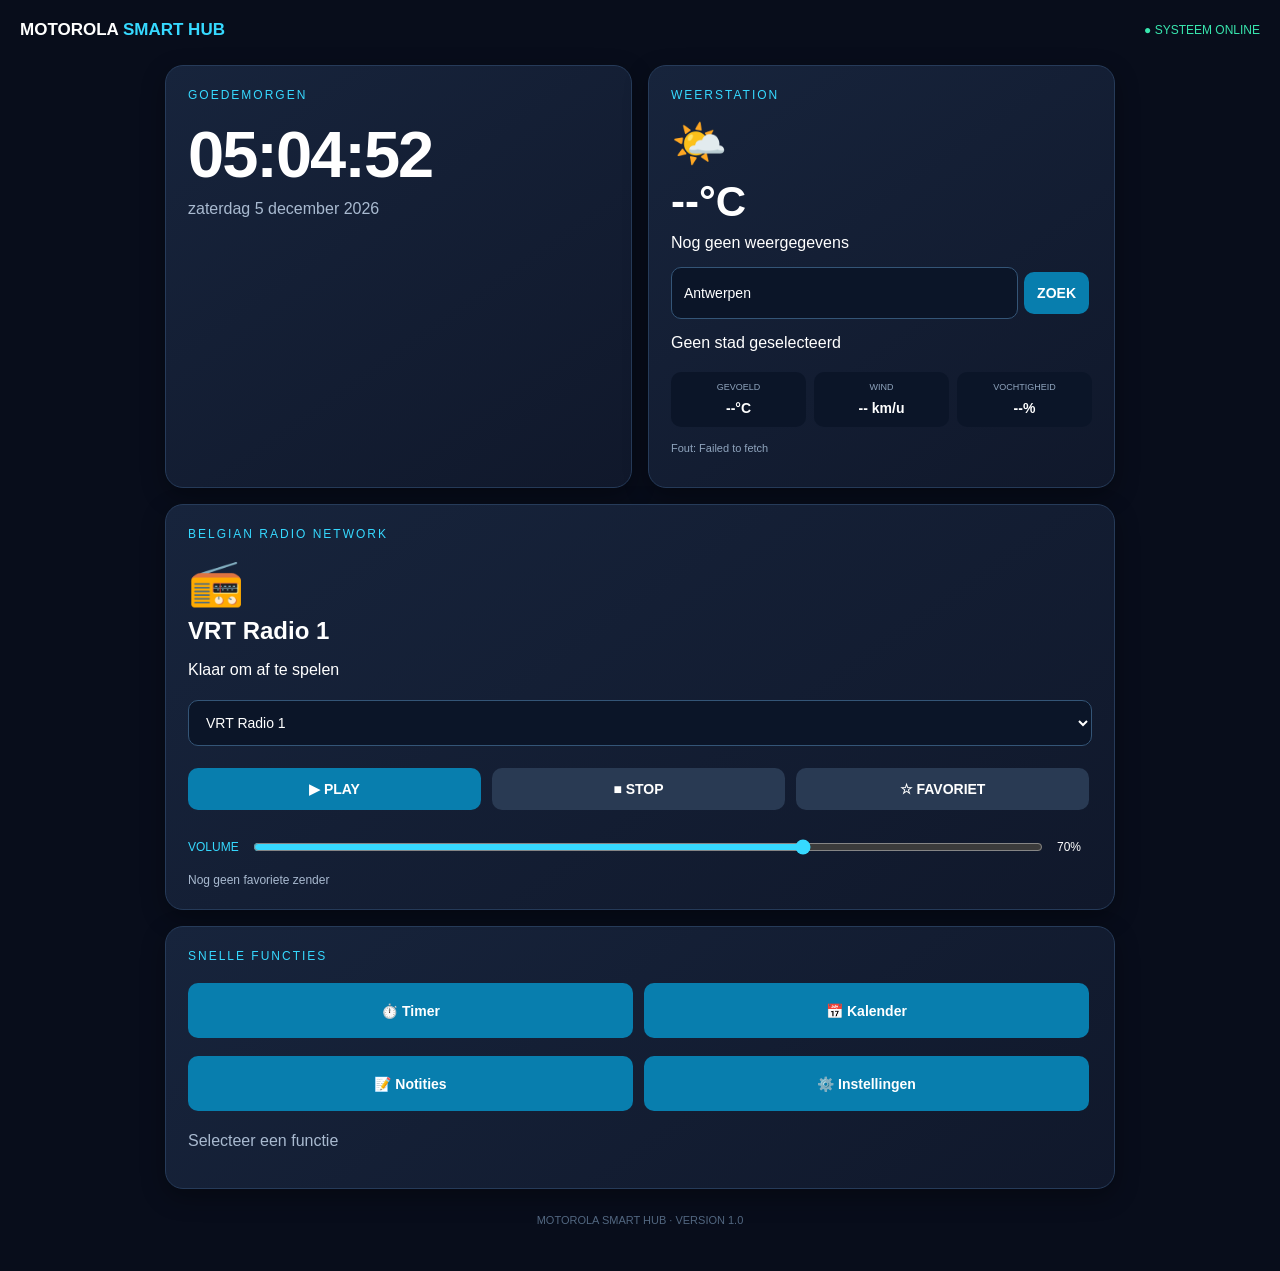
<file: index.html>
<!DOCTYPE html>
<html lang="nl">
<head>
  <meta charset="UTF-8">
  <meta name="viewport" content="width=device-width, initial-scale=1">
  <meta name="theme-color" content="#080d1b">
  <title>Motorola Smart Hub</title>
  <link rel="stylesheet" href="style.css">
</head>
<body>
  <header>
    <div class="logo">MOTOROLA <span>SMART HUB</span></div>
    <div class="status">● SYSTEEM ONLINE</div>
  </header>

  <main>
    <section class="clock panel">
      <div class="label">GOEDEMORGEN</div>
      <div id="clock">00:00:00</div>
      <div id="date">Laden...</div>
    </section>

   
<section class="weather panel">
  <div class="label">WEERSTATION</div>

  <div class="weather-icon" id="weatherIcon">🌤️</div>
  <div class="temperature" id="temperature">--°C</div>
  <div id="weatherDescription">Nog geen weergegevens</div>

  <div class="city-picker">
    <input
      type="text"
      id="cityInput"
      placeholder="Typ een stad..."
      value="Antwerpen"
    >
    <button id="searchWeather">ZOEK</button>
  </div>

  <div id="cityName">Geen stad geselecteerd</div>

  <div class="weather-details">
    <div>
      <span>GEVOELD</span>
      <strong id="feelsLike">--°C</strong>
    </div>
    <div>
      <span>WIND</span>
      <strong id="windSpeed">-- km/u</strong>
    </div>
    <div>
      <span>VOCHTIGHEID</span>
      <strong id="humidity">--%</strong>
    </div>
  </div>

  <div id="forecast"></div>
  <p id="weatherStatus">Voer een stad in.</p>
</section>


    
<section class="radio panel">
  <div class="label">BELGIAN RADIO NETWORK</div>

  <div class="radio-icon">📻</div>
  <h2 id="stationTitle">Motorola Radio</h2>
  <p id="radioStatus">Selecteer een Belgische zender</p>

  <select id="station">
    <option value="radio1">VRT Radio 1</option>
    <option value="radio2">Radio 2 Antwerpen</option>
    <option value="stubru">Studio Brussel</option>
    <option value="mnm">MNM</option>
    <option value="klara">Klara</option>
    <option value="qmusic">Qmusic</option>
    <option value="joe">JOE</option>
    <option value="nostalgie">Nostalgie</option>
  </select>

  <audio id="audio" preload="none"></audio>

  <div class="radio-controls">
    <button id="playButton">▶ PLAY</button>
    <button id="stopButton" class="secondary">■ STOP</button>
    <button id="favoriteButton" class="secondary">☆ FAVORIET</button>
  </div>

  <div class="volume-control">
    <label for="volume">VOLUME</label>
    <input id="volume" type="range" min="0" max="100" value="70">
    <span id="volumeValue">70%</span>
  </div>

  <div id="favoriteStatus">Nog geen favoriete zender</div>
</section>


    <section class="tools panel">
      <div class="label">SNELLE FUNCTIES</div>
      <div class="tool-grid">
        <button onclick="showTool('Timer')">⏱️ Timer</button>
        <button onclick="showTool('Kalender')">📅 Kalender</button>
        <button onclick="showTool('Notities')">📝 Notities</button>
        <button onclick="showTool('Instellingen')">⚙️ Instellingen</button>
      </div>
      <p id="toolStatus">Selecteer een functie</p>
    </section>

<section id="utilityPanel" class="panel utility-panel" hidden>
  <div class="label">MOTOROLA SMART TOOLS</div>

  <div class="utility-header">
    <h2 id="utilityTitle">Tools</h2>
    <button id="closeUtility" class="secondary">✕ SLUITEN</button>
  </div>

  <div id="utilityContent"></div>
</section>

  </main>

  <footer>MOTOROLA SMART HUB · VERSION 1.0</footer>
  <script src="script.js"></script>
</body>
</html>
</file>
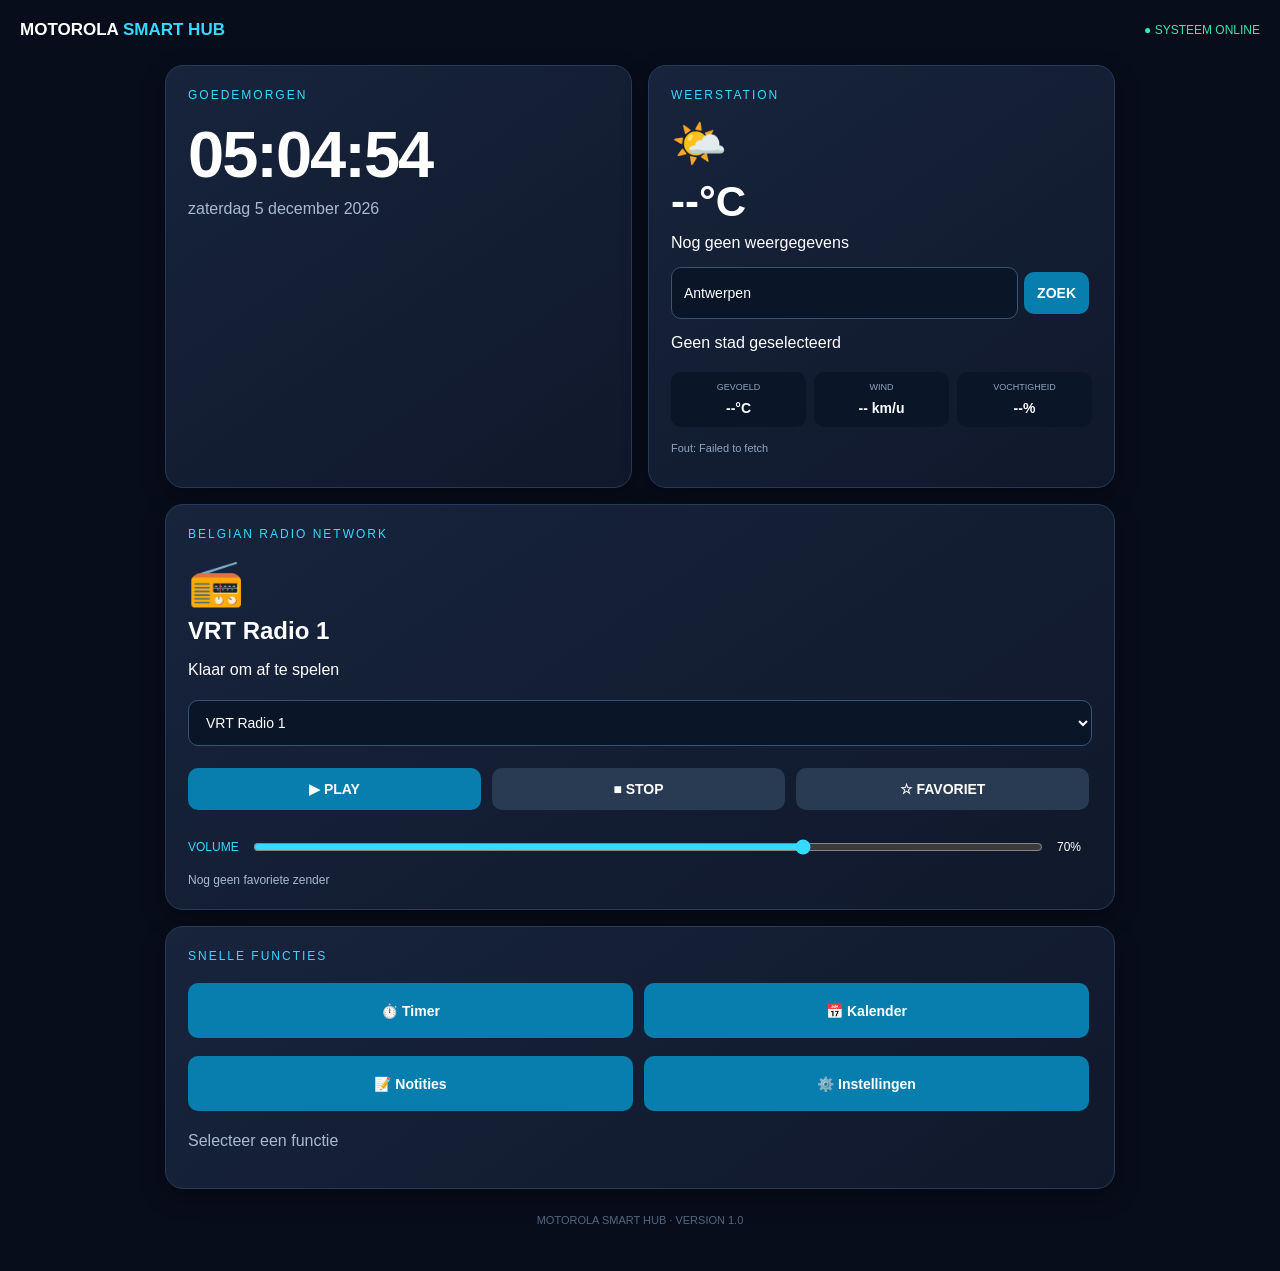
<file: motorola-smart-hub/index.html>
<!DOCTYPE html>
<html lang="nl">
<head>
  <meta charset="UTF-8">
  <meta name="viewport" content="width=device-width, initial-scale=1">
  <meta name="theme-color" content="#080d1b">
  <title>Motorola Smart Hub</title>
  <link rel="stylesheet" href="style.css">
</head>
<body>
  <header>
    <div class="logo">MOTOROLA <span>SMART HUB</span></div>
    <div class="status">● SYSTEEM ONLINE</div>
  </header>

  <main>
    <section class="clock panel">
      <div class="label">GOEDEMORGEN</div>
      <div id="clock">00:00:00</div>
      <div id="date">Laden...</div>
    </section>

   
<section class="weather panel">
  <div class="label">WEERSTATION</div>

  <div class="weather-icon" id="weatherIcon">🌤️</div>
  <div class="temperature" id="temperature">--°C</div>
  <div id="weatherDescription">Nog geen weergegevens</div>

  <div class="city-picker">
    <input
      type="text"
      id="cityInput"
      placeholder="Typ een stad..."
      value="Antwerpen"
    >
    <button id="searchWeather">ZOEK</button>
  </div>

  <div id="cityName">Geen stad geselecteerd</div>

  <div class="weather-details">
    <div>
      <span>GEVOELD</span>
      <strong id="feelsLike">--°C</strong>
    </div>
    <div>
      <span>WIND</span>
      <strong id="windSpeed">-- km/u</strong>
    </div>
    <div>
      <span>VOCHTIGHEID</span>
      <strong id="humidity">--%</strong>
    </div>
  </div>

  <div id="forecast"></div>
  <p id="weatherStatus">Voer een stad in.</p>
</section>


    
<section class="radio panel">
  <div class="label">BELGIAN RADIO NETWORK</div>

  <div class="radio-icon">📻</div>
  <h2 id="stationTitle">Motorola Radio</h2>
  <p id="radioStatus">Selecteer een Belgische zender</p>

  <select id="station">
    <option value="radio1">VRT Radio 1</option>
    <option value="radio2">Radio 2 Antwerpen</option>
    <option value="stubru">Studio Brussel</option>
    <option value="mnm">MNM</option>
    <option value="klara">Klara</option>
    <option value="qmusic">Qmusic</option>
    <option value="joe">JOE</option>
    <option value="nostalgie">Nostalgie</option>
  </select>

  <audio id="audio" preload="none"></audio>

  <div class="radio-controls">
    <button id="playButton">▶ PLAY</button>
    <button id="stopButton" class="secondary">■ STOP</button>
    <button id="favoriteButton" class="secondary">☆ FAVORIET</button>
  </div>

  <div class="volume-control">
    <label for="volume">VOLUME</label>
    <input id="volume" type="range" min="0" max="100" value="70">
    <span id="volumeValue">70%</span>
  </div>

  <div id="favoriteStatus">Nog geen favoriete zender</div>
</section>


    <section class="tools panel">
      <div class="label">SNELLE FUNCTIES</div>
      <div class="tool-grid">
        <button onclick="showTool('Timer')">⏱️ Timer</button>
        <button onclick="showTool('Kalender')">📅 Kalender</button>
        <button onclick="showTool('Notities')">📝 Notities</button>
        <button onclick="showTool('Instellingen')">⚙️ Instellingen</button>
      </div>
      <p id="toolStatus">Selecteer een functie</p>
    </section>

<section id="utilityPanel" class="panel utility-panel" hidden>
  <div class="label">MOTOROLA SMART TOOLS</div>

  <div class="utility-header">
    <h2 id="utilityTitle">Tools</h2>
    <button id="closeUtility" class="secondary">✕ SLUITEN</button>
  </div>

  <div id="utilityContent"></div>
</section>

  </main>

  <footer>MOTOROLA SMART HUB · VERSION 1.0</footer>
  <script src="script.js"></script>
</body>
</html>
</file>
<file: style.css>
* {
  box-sizing: border-box;
}

body {
  margin: 0;
  padding: 20px;
  background: #080d1b;
  color: white;
  font-family: Arial, sans-serif;
}

header {
  display: flex;
  justify-content: space-between;
  align-items: center;
  margin-bottom: 25px;
  gap: 10px;
}

.logo {
  font-size: 17px;
  font-weight: bold;
}

.logo span {
  color: #36d9ff;
}

.status, .muted {
  color: #8fa4bd;
  font-size: 12px;
}

.status {
  color: #38e6ae;
}

main {
  display: grid;
  grid-template-columns: 1fr 1fr;
  gap: 16px;
  max-width: 950px;
  margin: auto;
}

.panel {
  background: linear-gradient(145deg, #17243c, #10182b);
  border: 1px solid #263b59;
  border-radius: 18px;
  padding: 22px;
  box-shadow: 0 8px 25px #0005;
}

.label {
  color: #36d9ff;
  font-size: 12px;
  letter-spacing: 2px;
  margin-bottom: 15px;
}

#clock {
  font-size: clamp(38px, 9vw, 65px);
  font-weight: bold;
  letter-spacing: -2px;
}

#date {
  color: #a9bad0;
  margin-top: 8px;
}

.weather-icon, .radio-icon {
  font-size: 45px;
}

.temperature {
  font-size: 42px;
  font-weight: bold;
  margin: 8px 0;
}

.radio, .tools {
  grid-column: span 2;
}

.radio h2 {
  margin: 8px 0;
}

select, button {
  border: 1px solid #345577;
  border-radius: 10px;
  padding: 13px;
  background: #0b1528;
  color: white;
  font-size: 14px;
  margin: 5px 3px 5px 0;
}

select {
  width: 100%;
}

button {
  background: #087eae;
  border: none;
  font-weight: bold;
  cursor: pointer;
}

button.secondary {
  background: #293a53;
}

.tool-grid {
  display: grid;
  grid-template-columns: 1fr 1fr;
  gap: 8px;
}

.tool-grid button {
  min-height: 55px;
}

#toolStatus {
  color: #a9bad0;
}

footer {
  text-align: center;
  color: #526780;
  font-size: 11px;
  margin: 25px 0;
}

@media (max-width: 500px) {
  body {
    padding: 12px;
  }

  header {
    align-items: flex-start;
    flex-direction: column;
  }

  main {
    grid-template-columns: 1fr;
  }

  .radio, .tools {
    grid-column: span 1;
  }
}

.city-picker {
  display: flex;
  gap: 6px;
  margin: 15px 0;
}

.city-picker input {
  min-width: 0;
  flex: 1;
  background: #0b1528;
  color: white;
  border: 1px solid #345577;
  border-radius: 10px;
  padding: 12px;
  font-size: 14px;
}

.weather-details {
  display: grid;
  grid-template-columns: repeat(3, 1fr);
  gap: 8px;
  margin-top: 20px;
}

.weather-details div {
  background: #0b1528;
  padding: 10px 5px;
  border-radius: 10px;
  text-align: center;
}

.weather-details span {
  display: block;
  font-size: 9px;
  color: #8fa4bd;
  margin-bottom: 7px;
}

.weather-details strong {
  font-size: 14px;
}

#forecast {
  margin-top: 15px;
  color: #b8c9df;
  font-size: 13px;
  line-height: 1.8;
}

#weatherStatus {
  color: #8fa4bd;
  font-size: 11px;
}

.radio-controls {
  display: flex;
  flex-wrap: wrap;
  gap: 8px;
  margin-top: 12px;
}

.radio-controls button {
  flex: 1;
  min-width: 90px;
}

.volume-control {
  display: flex;
  align-items: center;
  gap: 12px;
  margin-top: 22px;
  color: #36d9ff;
  font-size: 12px;
}

.volume-control input {
  flex: 1;
  min-width: 0;
  accent-color: #36d9ff;
}

#volumeValue {
  min-width: 35px;
  color: white;
}

#favoriteStatus {
  color: #a9bad0;
  font-size: 12px;
  margin-top: 16px;
}

/* FIX: MOTOROLA SMART HUB KALENDER */

#utilityContent .calendar-grid {
  display: grid !important;
  grid-template-columns: repeat(7, minmax(0, 1fr)) !important;
  gap: 6px;
  width: 100%;
  text-align: center;
}

#utilityContent .calendar-grid div {
  display: flex;
  justify-content: center;
  align-items: center;
  min-height: 38px;
  padding: 8px 2px;
  background: #0b1528;
  border: 1px solid #263b59;
  border-radius: 8px;
  font-size: 14px;
}

#utilityContent .calendar-grid .calendar-heading {
  color: #36d9ff;
  font-weight: bold;
  background: transparent;
  border: none;
}

#utilityContent .calendar-grid .today {
  background: #087eae;
  border-color: #36d9ff;
  color: white;
  font-weight: bold;
}
</file>
<file: motorola-smart-hub/style.css>
* {
  box-sizing: border-box;
}

body {
  margin: 0;
  padding: 20px;
  background: #080d1b;
  color: white;
  font-family: Arial, sans-serif;
}

header {
  display: flex;
  justify-content: space-between;
  align-items: center;
  margin-bottom: 25px;
  gap: 10px;
}

.logo {
  font-size: 17px;
  font-weight: bold;
}

.logo span {
  color: #36d9ff;
}

.status, .muted {
  color: #8fa4bd;
  font-size: 12px;
}

.status {
  color: #38e6ae;
}

main {
  display: grid;
  grid-template-columns: 1fr 1fr;
  gap: 16px;
  max-width: 950px;
  margin: auto;
}

.panel {
  background: linear-gradient(145deg, #17243c, #10182b);
  border: 1px solid #263b59;
  border-radius: 18px;
  padding: 22px;
  box-shadow: 0 8px 25px #0005;
}

.label {
  color: #36d9ff;
  font-size: 12px;
  letter-spacing: 2px;
  margin-bottom: 15px;
}

#clock {
  font-size: clamp(38px, 9vw, 65px);
  font-weight: bold;
  letter-spacing: -2px;
}

#date {
  color: #a9bad0;
  margin-top: 8px;
}

.weather-icon, .radio-icon {
  font-size: 45px;
}

.temperature {
  font-size: 42px;
  font-weight: bold;
  margin: 8px 0;
}

.radio, .tools {
  grid-column: span 2;
}

.radio h2 {
  margin: 8px 0;
}

select, button {
  border: 1px solid #345577;
  border-radius: 10px;
  padding: 13px;
  background: #0b1528;
  color: white;
  font-size: 14px;
  margin: 5px 3px 5px 0;
}

select {
  width: 100%;
}

button {
  background: #087eae;
  border: none;
  font-weight: bold;
  cursor: pointer;
}

button.secondary {
  background: #293a53;
}

.tool-grid {
  display: grid;
  grid-template-columns: 1fr 1fr;
  gap: 8px;
}

.tool-grid button {
  min-height: 55px;
}

#toolStatus {
  color: #a9bad0;
}

footer {
  text-align: center;
  color: #526780;
  font-size: 11px;
  margin: 25px 0;
}

@media (max-width: 500px) {
  body {
    padding: 12px;
  }

  header {
    align-items: flex-start;
    flex-direction: column;
  }

  main {
    grid-template-columns: 1fr;
  }

  .radio, .tools {
    grid-column: span 1;
  }
}

.city-picker {
  display: flex;
  gap: 6px;
  margin: 15px 0;
}

.city-picker input {
  min-width: 0;
  flex: 1;
  background: #0b1528;
  color: white;
  border: 1px solid #345577;
  border-radius: 10px;
  padding: 12px;
  font-size: 14px;
}

.weather-details {
  display: grid;
  grid-template-columns: repeat(3, 1fr);
  gap: 8px;
  margin-top: 20px;
}

.weather-details div {
  background: #0b1528;
  padding: 10px 5px;
  border-radius: 10px;
  text-align: center;
}

.weather-details span {
  display: block;
  font-size: 9px;
  color: #8fa4bd;
  margin-bottom: 7px;
}

.weather-details strong {
  font-size: 14px;
}

#forecast {
  margin-top: 15px;
  color: #b8c9df;
  font-size: 13px;
  line-height: 1.8;
}

#weatherStatus {
  color: #8fa4bd;
  font-size: 11px;
}

.radio-controls {
  display: flex;
  flex-wrap: wrap;
  gap: 8px;
  margin-top: 12px;
}

.radio-controls button {
  flex: 1;
  min-width: 90px;
}

.volume-control {
  display: flex;
  align-items: center;
  gap: 12px;
  margin-top: 22px;
  color: #36d9ff;
  font-size: 12px;
}

.volume-control input {
  flex: 1;
  min-width: 0;
  accent-color: #36d9ff;
}

#volumeValue {
  min-width: 35px;
  color: white;
}

#favoriteStatus {
  color: #a9bad0;
  font-size: 12px;
  margin-top: 16px;
}

/* FIX: MOTOROLA SMART HUB KALENDER */

#utilityContent .calendar-grid {
  display: grid !important;
  grid-template-columns: repeat(7, minmax(0, 1fr)) !important;
  gap: 6px;
  width: 100%;
  text-align: center;
}

#utilityContent .calendar-grid div {
  display: flex;
  justify-content: center;
  align-items: center;
  min-height: 38px;
  padding: 8px 2px;
  background: #0b1528;
  border: 1px solid #263b59;
  border-radius: 8px;
  font-size: 14px;
}

#utilityContent .calendar-grid .calendar-heading {
  color: #36d9ff;
  font-weight: bold;
  background: transparent;
  border: none;
}

#utilityContent .calendar-grid .today {
  background: #087eae;
  border-color: #36d9ff;
  color: white;
  font-weight: bold;
}
</file>
